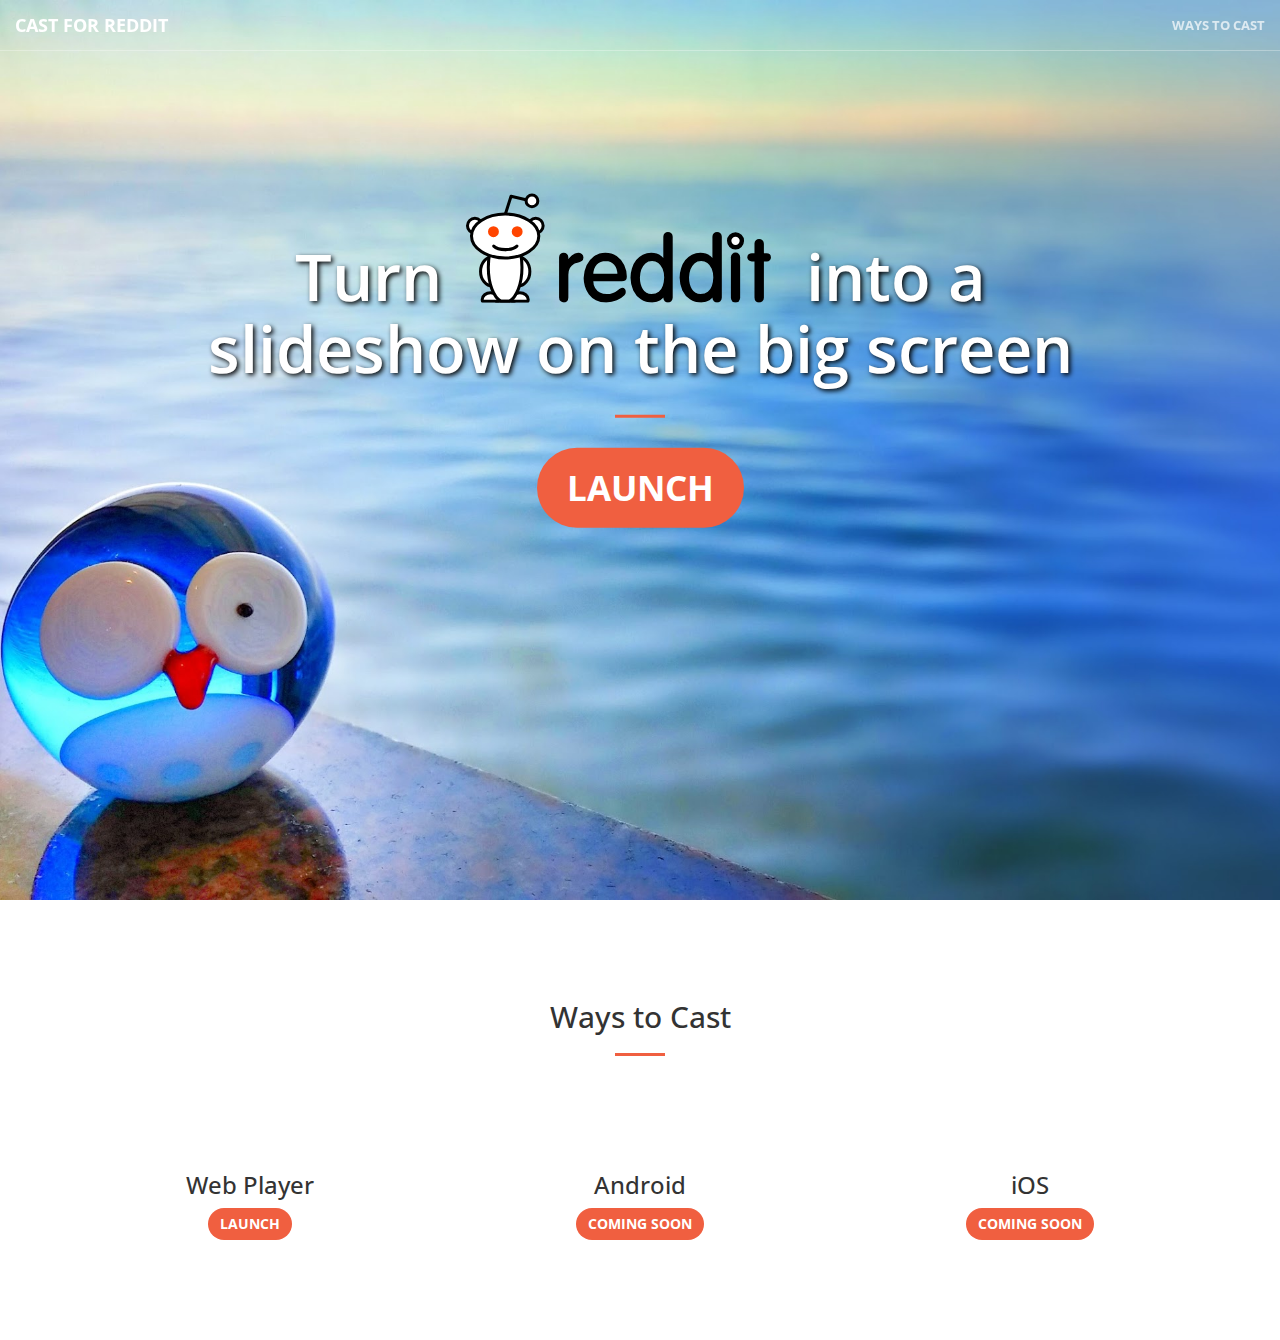
<file: index.html>
<!DOCTYPE html>
<html lang="en">

<head>

    <meta charset="utf-8">
    <meta http-equiv="X-UA-Compatible" content="IE=edge">
    <meta name="viewport" content="width=device-width, initial-scale=1">
    <meta name="description" content="">
    <meta name="author" content="">

    <title>Cast for Reddit</title>

    <!-- Bootstrap Core CSS -->
    <link rel="stylesheet" href="css/bootstrap.min.css" type="text/css">

    <!-- Custom Fonts -->
    <link href='https://fonts.googleapis.com/css?family=Varela+Round' rel='stylesheet' type='text/css'>
    <link href='http://fonts.googleapis.com/css?family=Open+Sans:300italic,400italic,600italic,700italic,800italic,400,300,600,700,800' rel='stylesheet' type='text/css'>
    <link href='http://fonts.googleapis.com/css?family=Merriweather:400,300,300italic,400italic,700,700italic,900,900italic' rel='stylesheet' type='text/css'>
    <link rel="stylesheet" href="font-awesome/css/font-awesome.min.css" type="text/css">

    <!-- Plugin CSS -->
    <link rel="stylesheet" href="css/animate.min.css" type="text/css">

    <!-- Custom CSS -->
    <link rel="stylesheet" href="css/creative.css" type="text/css">
    <link rel="stylesheet" href="css/creative.css" type="text/css">
    <link rel="stylesheet" href="home.css" type="text/css">

    <!-- HTML5 Shim and Respond.js IE8 support of HTML5 elements and media queries -->
    <!-- WARNING: Respond.js doesn't work if you view the page via file:// -->
    <!--[if lt IE 9]>
        <script src="https://oss.maxcdn.com/libs/html5shiv/3.7.0/html5shiv.js"></script>
        <script src="https://oss.maxcdn.com/libs/respond.js/1.4.2/respond.min.js"></script>
    <![endif]-->

</head>

<body id="page-top">

    <nav id="mainNav" class="navbar navbar-default navbar-fixed-top">
        <div class="container-fluid">
            <!-- Brand and toggle get grouped for better mobile display -->
            <div class="navbar-header">
                <button type="button" class="navbar-toggle collapsed" data-toggle="collapse" data-target="#bs-example-navbar-collapse-1">
                    <span class="sr-only">Toggle navigation</span>
                    <span class="icon-bar"></span>
                    <span class="icon-bar"></span>
                    <span class="icon-bar"></span>
                </button>
                <a class="navbar-brand page-scroll" href="#page-top">Cast for Reddit</a>
            </div>

            <!-- Collect the nav links, forms, and other content for toggling -->
            <div class="collapse navbar-collapse" id="bs-example-navbar-collapse-1">
                <ul class="nav navbar-nav navbar-right">
                    <li>
                        <a class="page-scroll" href="#about">Ways to Cast</a>
                    </li>
                </ul>
            </div>
            <!-- /.navbar-collapse -->
        </div>
        <!-- /.container-fluid -->
    </nav>

    <header>
        <div class="header-content">
            <div class="header-content-inner">
              <h1 style="font-weight:600;font-size:75px;text-shadow:2px 2px 5px #000">Turn 
                <span class="main-logo">reddit</span> into a slideshow on the big screen</h1>
                <hr>
                <!-- <p>Start Bootstrap can help you build better websites using the Bootstrap CSS framework! Just download your template and start going, no strings attached!</p> -->
                <a href="player/" class="btn btn-primary btn-xl
                  page-scroll" style="font-size:35px">Launch</a>
            </div>
        </div>
    </header>

    <!-- <section class="bg-primary" id="about"> -->
        <!-- <div class="container"> -->
            <!-- <div class="row"> -->
                <!-- <div class="col-lg-8 col-lg-offset-2 text-center"> -->
                    <!-- <h2 class="section-heading">Ways to Cast</h2> -->
                    <!-- <hr class="light"> -->
                    <!-- <p class="text-faded">Download the Google Cast chrome -->
                    <!-- extension</p> -->
                    <!-- [> <a href="#" class="btn btn-default btn-xl">Get Started!</a> <] -->
                <!-- </div> -->
            <!-- </div> -->
        <!-- </div> -->
    <!-- </section> -->

    <section id="about">
        <div class="container">
            <div class="row">
                <div class="col-lg-12 text-center">
                    <h2 class="section-heading">Ways to Cast</h2>
                    <hr class="primary">
                </div>
            </div>
        </div>
        <div class="container">
            <div class="row">
                <div class="col-lg-4 col-md-6 text-center">
                    <div class="service-box">
                        <i class="fa fa-4x fa-desktop wow bounceIn text-primary"></i>
                        <h3>Web Player</h3>
                        <a href="player/" class="btn btn-primary">Launch</a>
                        <!-- <p class="text-muted">Launch the web player. Cast to -->
                        <!-- your TV using the Google Cast chrome extension</p> -->
                    </div>
                </div>
                <div class="col-lg-4 col-md-6 text-center">
                    <div class="service-box">
                        <i class="fa fa-4x fa-android wow bounceIn text-primary" data-wow-delay=".1s"></i>
                        <h3>Android</h3>
                        <a href="#" class="btn btn-primary">Coming Soon</a>
                        <!-- <p class="text-muted">Download the Android app with -->
                        <!-- Chromecast support</p> -->
                    </div>
                </div>
                <div class="col-lg-4 col-md-6 text-center">
                    <div class="service-box">
                        <i class="fa fa-4x fa-apple wow bounceIn text-primary" data-wow-delay=".2s"></i>
                        <h3>iOS</h3>
                        <a href="#" class="btn btn-primary">Coming Soon</a>
                        <!-- <p class="text-muted">Download the iOS app with -->
                        <!-- Chromecast support</p> -->
                    </div>
                </div>
            </div>
        </div>
    </section>

    <!-- <section class="no-padding" id="portfolio"> -->
        <!-- <div class="container-fluid"> -->
            <!-- <div class="row no-gutter"> -->
                <!-- <div class="col-lg-4 col-sm-6"> -->
                    <!-- <a href="#" class="portfolio-box"> -->
                        <!-- <img src="img/portfolio/1.jpg" class="img-responsive" alt=""> -->
                        <!-- <div class="portfolio-box-caption"> -->
                            <!-- <div class="portfolio-box-caption-content"> -->
                                <!-- <div class="project-category text-faded"> -->
                                    <!-- Category -->
                                <!-- </div> -->
                                <!-- <div class="project-name"> -->
                                    <!-- Project Name -->
                                <!-- </div> -->
                            <!-- </div> -->
                        <!-- </div> -->
                    <!-- </a> -->
                <!-- </div> -->
                <!-- <div class="col-lg-4 col-sm-6"> -->
                    <!-- <a href="#" class="portfolio-box"> -->
                        <!-- <img src="img/portfolio/2.jpg" class="img-responsive" alt=""> -->
                        <!-- <div class="portfolio-box-caption"> -->
                            <!-- <div class="portfolio-box-caption-content"> -->
                                <!-- <div class="project-category text-faded"> -->
                                    <!-- Category -->
                                <!-- </div> -->
                                <!-- <div class="project-name"> -->
                                    <!-- Project Name -->
                                <!-- </div> -->
                            <!-- </div> -->
                        <!-- </div> -->
                    <!-- </a> -->
                <!-- </div> -->
                <!-- <div class="col-lg-4 col-sm-6"> -->
                    <!-- <a href="#" class="portfolio-box"> -->
                        <!-- <img src="img/portfolio/3.jpg" class="img-responsive" alt=""> -->
                        <!-- <div class="portfolio-box-caption"> -->
                            <!-- <div class="portfolio-box-caption-content"> -->
                                <!-- <div class="project-category text-faded"> -->
                                    <!-- Category -->
                                <!-- </div> -->
                                <!-- <div class="project-name"> -->
                                    <!-- Project Name -->
                                <!-- </div> -->
                            <!-- </div> -->
                        <!-- </div> -->
                    <!-- </a> -->
                <!-- </div> -->
                <!-- <div class="col-lg-4 col-sm-6"> -->
                    <!-- <a href="#" class="portfolio-box"> -->
                        <!-- <img src="img/portfolio/4.jpg" class="img-responsive" alt=""> -->
                        <!-- <div class="portfolio-box-caption"> -->
                            <!-- <div class="portfolio-box-caption-content"> -->
                                <!-- <div class="project-category text-faded"> -->
                                    <!-- Category -->
                                <!-- </div> -->
                                <!-- <div class="project-name"> -->
                                    <!-- Project Name -->
                                <!-- </div> -->
                            <!-- </div> -->
                        <!-- </div> -->
                    <!-- </a> -->
                <!-- </div> -->
                <!-- <div class="col-lg-4 col-sm-6"> -->
                    <!-- <a href="#" class="portfolio-box"> -->
                        <!-- <img src="img/portfolio/5.jpg" class="img-responsive" alt=""> -->
                        <!-- <div class="portfolio-box-caption"> -->
                            <!-- <div class="portfolio-box-caption-content"> -->
                                <!-- <div class="project-category text-faded"> -->
                                    <!-- Category -->
                                <!-- </div> -->
                                <!-- <div class="project-name"> -->
                                    <!-- Project Name -->
                                <!-- </div> -->
                            <!-- </div> -->
                        <!-- </div> -->
                    <!-- </a> -->
                <!-- </div> -->
                <!-- <div class="col-lg-4 col-sm-6"> -->
                    <!-- <a href="#" class="portfolio-box"> -->
                        <!-- <img src="img/portfolio/6.jpg" class="img-responsive" alt=""> -->
                        <!-- <div class="portfolio-box-caption"> -->
                            <!-- <div class="portfolio-box-caption-content"> -->
                                <!-- <div class="project-category text-faded"> -->
                                    <!-- Category -->
                                <!-- </div> -->
                                <!-- <div class="project-name"> -->
                                    <!-- Project Name -->
                                <!-- </div> -->
                            <!-- </div> -->
                        <!-- </div> -->
                    <!-- </a> -->
                <!-- </div> -->
            <!-- </div> -->
        <!-- </div> -->
    <!-- </section> -->

    <!-- <aside class="bg-dark"> -->
        <!-- <div class="container text-center"> -->
            <!-- <div class="call-to-action"> -->
                <!-- <h2>Free Download at Start Bootstrap!</h2> -->
                <!-- <a href="#" class="btn btn-default btn-xl wow tada">Download Now!</a> -->
            <!-- </div> -->
        <!-- </div> -->
    <!-- </aside> -->

    <!-- <section id="contact"> -->
        <!-- <div class="container"> -->
            <!-- <div class="row"> -->
                <!-- <div class="col-lg-8 col-lg-offset-2 text-center"> -->
                    <!-- <h2 class="section-heading">Made with love by terry.ma</h2> -->
                    <!-- <hr class="primary"> -->
                    <!-- <p>Ready to start your next project with us? That's great! Give us a call or send us an email and we will get back to you as soon as possible!</p> -->
                <!-- </div> -->
                <!-- <div class="col-lg-4 col-lg-offset-2 text-center"> -->
                    <!-- <i class="fa fa-phone fa-3x wow bounceIn"></i> -->
                    <!-- <p>123-456-6789</p> -->
                <!-- </div> -->
                <!-- <div class="col-lg-4 text-center"> -->
                    <!-- <i class="fa fa-envelope-o fa-3x wow bounceIn" data-wow-delay=".1s"></i> -->
                    <!-- <p><a href="mailto:your-email@your-domain.com">feedback@startbootstrap.com</a></p> -->
                <!-- </div> -->
            <!-- </div> -->
        <!-- </div> -->
    <!-- </section> -->

    <!-- jQuery -->
    <script src="js/jquery.js"></script>

    <!-- Bootstrap Core JavaScript -->
    <script src="js/bootstrap.min.js"></script>

    <!-- Plugin JavaScript -->
    <script src="js/jquery.easing.min.js"></script>
    <script src="js/jquery.fittext.js"></script>
    <script src="js/wow.min.js"></script>

    <!-- Custom Theme JavaScript -->
    <script src="js/creative.js"></script>

</body>

</html>
</file>
<file: home.css>
.main-logo {
  background-image: url("Reddit_logo.svg");
  background-repeat: no-repeat;
  display: inline-block;
  height: 110px;
  background-size: contain;
  width: 330px;
  vertical-align: bottom;
  text-indent: 100%;
  overflow: hidden;
  margin-bottom: 10px;
}
</file>
<file: css/creative.css>
/*!
 * Start Bootstrap - Creative Bootstrap Theme (http://startbootstrap.com)
 * Code licensed under the Apache License v2.0.
 * For details, see http://www.apache.org/licenses/LICENSE-2.0.
 */

html,
body {
    width: 100%;
    height: 100%;
}

body {
    font-family: Merriweather,'Helvetica Neue',Arial,sans-serif;
}

hr {
    max-width: 50px;
    border-color: #f05f40;
    border-width: 3px;
}

hr.light {
    border-color: #fff;
}

a {
    color: #f05f40;
    -webkit-transition: all .35s;
    -moz-transition: all .35s;
    transition: all .35s;
}

a:hover,
a:focus {
    color: #eb3812;
}

h1,
h2,
h3,
h4,
h5,
h6 {
    /* font-family: 'Open Sans','Helvetica Neue',Arial,sans-serif; */
    font-family: 'Valera Round', 'Open Sans','Helvetica Neue',Arial,sans-serif;
}

p {
    margin-bottom: 20px;
    font-size: 16px;
    line-height: 1.5;
}

.bg-primary {
    background-color: #f05f40;
}

.bg-dark {
    color: #fff;
    background-color: #222;
}

.text-faded {
    color: rgba(255,255,255,.7);
}

section {
    padding: 100px 0;
}

aside {
    padding: 50px 0;
}

.no-padding {
    padding: 0;
}

.navbar-default {
    border-color: rgba(34,34,34,.05);
    font-family: 'Open Sans','Helvetica Neue',Arial,sans-serif;
    background-color: #fff;
    -webkit-transition: all .35s;
    -moz-transition: all .35s;
    transition: all .35s;
}

.navbar-default .navbar-header .navbar-brand {
    text-transform: uppercase;
    font-family: 'Open Sans','Helvetica Neue',Arial,sans-serif;
    font-weight: 700;
    color: #f05f40;
}

.navbar-default .navbar-header .navbar-brand:hover,
.navbar-default .navbar-header .navbar-brand:focus {
    color: #eb3812;
}

.navbar-default .nav > li>a,
.navbar-default .nav>li>a:focus {
    text-transform: uppercase;
    font-size: 13px;
    font-weight: 700;
    color: #222;
}

.navbar-default .nav > li>a:hover,
.navbar-default .nav>li>a:focus:hover {
    color: #f05f40;
}

.navbar-default .nav > li.active>a,
.navbar-default .nav>li.active>a:focus {
    color: #f05f40!important;
    background-color: transparent;
}

.navbar-default .nav > li.active>a:hover,
.navbar-default .nav>li.active>a:focus:hover {
    background-color: transparent;
}

@media(min-width:768px) {
    .navbar-default {
        border-color: rgba(255,255,255,.3);
        background-color: transparent;
    }

    .navbar-default .navbar-header .navbar-brand {
        color: rgba(255,255,255,.7);
    }

    .navbar-default .navbar-header .navbar-brand:hover,
    .navbar-default .navbar-header .navbar-brand:focus {
        color: #fff;
    }

    .navbar-default .nav > li>a,
    .navbar-default .nav>li>a:focus {
        color: rgba(255,255,255,.7);
    }

    .navbar-default .nav > li>a:hover,
    .navbar-default .nav>li>a:focus:hover {
        color: #fff;
    }

    .navbar-default.affix {
        border-color: rgba(34,34,34,.05);
        background-color: #fff;
    }

    .navbar-default.affix .navbar-header .navbar-brand {
        font-size: 14px;
        color: #f05f40;
    }

    .navbar-default.affix .navbar-header .navbar-brand:hover,
    .navbar-default.affix .navbar-header .navbar-brand:focus {
        color: #eb3812;
    }

    .navbar-default.affix .nav > li>a,
    .navbar-default.affix .nav>li>a:focus {
        color: #222;
    }

    .navbar-default.affix .nav > li>a:hover,
    .navbar-default.affix .nav>li>a:focus:hover {
        color: #f05f40;
    }
}

header {
    position: relative;
    width: 100%;
    min-height: auto;
    text-align: center;
    color: #fff;
    /* background-image: url(../img/header.jpg); */
    background-image: url('../background.jpg');
    background-position: center;
    -webkit-background-size: cover;
    -moz-background-size: cover;
    background-size: cover;
    -o-background-size: cover;
}

header .header-content {
    position: relative;
    width: 100%;
    padding: 100px 15px;
    text-align: center;
}

header .header-content .header-content-inner h1 {
    margin-top: 0;
    margin-bottom: 0;
    /* text-transform: uppercase; */
    font-weight: 700;
}

header .header-content .header-content-inner hr {
    margin: 30px auto;
}

header .header-content .header-content-inner p {
    margin-bottom: 50px;
    font-size: 16px;
    font-weight: 300;
    color: rgba(255,255,255,.7);
}

@media(min-width:768px) {
    header {
        min-height: 100%;
    }

    header .header-content {
        position: absolute;
        top: 40%;
        padding: 0 50px;
        -webkit-transform: translateY(-50%);
        -ms-transform: translateY(-50%);
        transform: translateY(-50%);
    }

    header .header-content .header-content-inner {
        margin-right: auto;
        margin-left: auto;
        max-width: 1000px;
    }

    header .header-content .header-content-inner p {
        margin-right: auto;
        margin-left: auto;
        max-width: 80%;
        font-size: 18px;
    }
}

.section-heading {
    margin-top: 0;
}

.service-box {
    margin: 50px auto 0;
    max-width: 400px;
}

@media(min-width:992px) {
    .service-box {
        margin: 20px auto 0;
    }
}

.service-box p {
    margin-bottom: 0;
}

.portfolio-box {
    display: block;
    position: relative;
    margin: 0 auto;
    max-width: 650px;
}

.portfolio-box .portfolio-box-caption {
    display: block;
    position: absolute;
    bottom: 0;
    width: 100%;
    height: 100%;
    text-align: center;
    color: #fff;
    opacity: 0;
    background: rgba(240,95,64,.9);
    -webkit-transition: all .35s;
    -moz-transition: all .35s;
    transition: all .35s;
}

.portfolio-box .portfolio-box-caption .portfolio-box-caption-content {
    position: absolute;
    top: 50%;
    width: 100%;
    text-align: center;
    transform: translateY(-50%);
}

.portfolio-box .portfolio-box-caption .portfolio-box-caption-content .project-category,
.portfolio-box .portfolio-box-caption .portfolio-box-caption-content .project-name {
    padding: 0 15px;
    font-family: 'Open Sans','Helvetica Neue',Arial,sans-serif;
}

.portfolio-box .portfolio-box-caption .portfolio-box-caption-content .project-category {
    text-transform: uppercase;
    font-size: 14px;
    font-weight: 600;
}

.portfolio-box .portfolio-box-caption .portfolio-box-caption-content .project-name {
    font-size: 18px;
}

.portfolio-box:hover .portfolio-box-caption {
    opacity: 1;
}

@media(min-width:768px) {
    .portfolio-box .portfolio-box-caption .portfolio-box-caption-content .project-category {
        font-size: 16px;
    }

    .portfolio-box .portfolio-box-caption .portfolio-box-caption-content .project-name {
        font-size: 22px;
    }
}

.call-to-action h2 {
    margin: 0 auto 20px;
}

.text-primary {
    color: #f05f40;
}

.no-gutter > [class*=col-] {
    padding-right: 0;
    padding-left: 0;
}

.btn-default {
    border-color: #fff;
    color: #222;
    background-color: #fff;
    -webkit-transition: all .35s;
    -moz-transition: all .35s;
    transition: all .35s;
}

.btn-default:hover,
.btn-default:focus,
.btn-default.focus,
.btn-default:active,
.btn-default.active,
.open > .dropdown-toggle.btn-default {
    border-color: #ededed;
    color: #222;
    background-color: #f2f2f2;
}

.btn-default:active,
.btn-default.active,
.open > .dropdown-toggle.btn-default {
    background-image: none;
}

.btn-default.disabled,
.btn-default[disabled],
fieldset[disabled] .btn-default,
.btn-default.disabled:hover,
.btn-default[disabled]:hover,
fieldset[disabled] .btn-default:hover,
.btn-default.disabled:focus,
.btn-default[disabled]:focus,
fieldset[disabled] .btn-default:focus,
.btn-default.disabled.focus,
.btn-default[disabled].focus,
fieldset[disabled] .btn-default.focus,
.btn-default.disabled:active,
.btn-default[disabled]:active,
fieldset[disabled] .btn-default:active,
.btn-default.disabled.active,
.btn-default[disabled].active,
fieldset[disabled] .btn-default.active {
    border-color: #fff;
    background-color: #fff;
}

.btn-default .badge {
    color: #fff;
    background-color: #222;
}

.btn-primary {
    border-color: #f05f40;
    color: #fff;
    background-color: #f05f40;
    -webkit-transition: all .35s;
    -moz-transition: all .35s;
    transition: all .35s;
}

.btn-primary:hover,
.btn-primary:focus,
.btn-primary.focus,
.btn-primary:active,
.btn-primary.active,
.open > .dropdown-toggle.btn-primary {
    border-color: #ed431f;
    color: #fff;
    background-color: #ee4b28;
}

.btn-primary:active,
.btn-primary.active,
.open > .dropdown-toggle.btn-primary {
    background-image: none;
}

.btn-primary.disabled,
.btn-primary[disabled],
fieldset[disabled] .btn-primary,
.btn-primary.disabled:hover,
.btn-primary[disabled]:hover,
fieldset[disabled] .btn-primary:hover,
.btn-primary.disabled:focus,
.btn-primary[disabled]:focus,
fieldset[disabled] .btn-primary:focus,
.btn-primary.disabled.focus,
.btn-primary[disabled].focus,
fieldset[disabled] .btn-primary.focus,
.btn-primary.disabled:active,
.btn-primary[disabled]:active,
fieldset[disabled] .btn-primary:active,
.btn-primary.disabled.active,
.btn-primary[disabled].active,
fieldset[disabled] .btn-primary.active {
    border-color: #f05f40;
    background-color: #f05f40;
}

.btn-primary .badge {
    color: #f05f40;
    background-color: #fff;
}

.btn {
    border: 0;
    border-radius: 300px;
    text-transform: uppercase;
    font-family: 'Open Sans','Helvetica Neue',Arial,sans-serif;
    font-weight: 700;
}

.btn-xl {
    padding: 15px 30px;
}

::-moz-selection {
    text-shadow: none;
    color: #fff;
    background: #222;
}

::selection {
    text-shadow: none;
    color: #fff;
    background: #222;
}

img::selection {
    color: #fff;
    background: 0 0;
}

img::-moz-selection {
    color: #fff;
    background: 0 0;
}

body {
    webkit-tap-highlight-color: #222;
}
</file>
